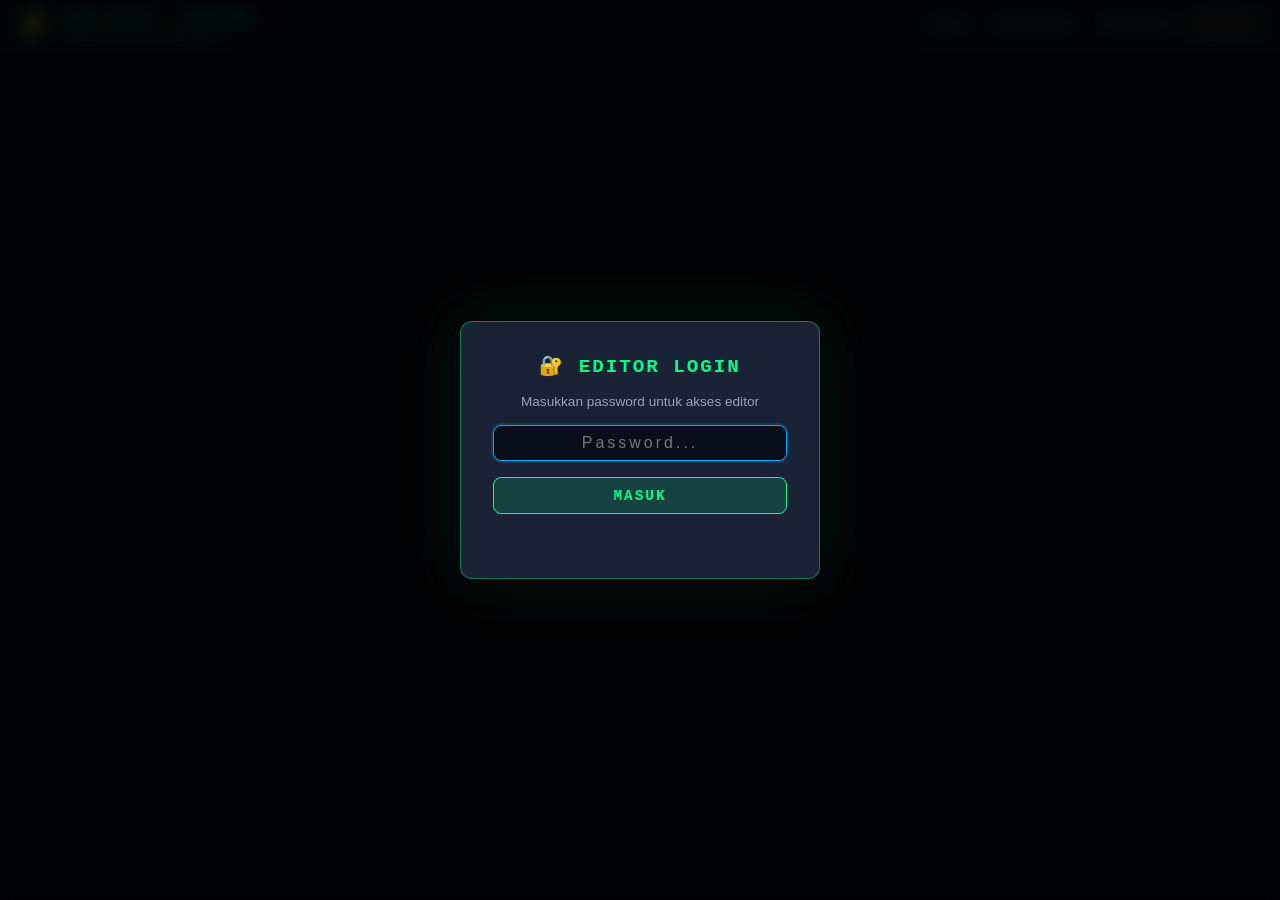
<file: editor.html>
<!DOCTYPE html>
<html lang="id">
<head>
  <meta charset="UTF-8">
  <meta name="viewport" content="width=device-width, initial-scale=1.0">
  <title>Editor — DCS PLTU Interaktif</title>
  <link rel="stylesheet" href="style.css">
</head>
<body>

  <!-- ── HEADER ─────────────────────────────────────────────── -->
  <header class="app-header">
    <div class="header-left">
      <div class="app-logo">⚡</div>
      <div>
        <div class="app-title">DCS PLTU — EDITOR</div>
        <div class="app-subtitle">Hotspot & Layout Manager</div>
      </div>
    </div>
    <nav class="main-nav">
      <a href="index.html" class="nav-btn">PETA</a>
      <a href="equipment.html" class="nav-btn">PERALATAN</a>
      <a href="procedure.html" class="nav-btn">PROSEDUR</a>
      <a href="editor.html" class="nav-btn editor-btn active">EDITOR</a>
    </nav>
  </header>

  <!-- ── LOGIN MODAL ────────────────────────────────────────── -->
  <div class="login-modal" id="loginModal">
    <div class="login-card">
      <h2>🔐 EDITOR LOGIN</h2>
      <p>Masukkan password untuk akses editor</p>
      <input type="password" id="passwordInput" placeholder="Password..."
             onkeydown="if(event.key==='Enter') checkLogin()">
      <button onclick="checkLogin()">MASUK</button>
      <div class="login-error" id="loginError"></div>
    </div>
  </div>

  <!-- ── EDITOR LAYOUT ──────────────────────────────────────── -->
  <div class="editor-layout" id="editorLayout" style="display:none">

    <!-- LEFT PANEL -->
    <aside class="editor-sidebar">

      <section class="sidebar-section">
        <h3>LAYOUT</h3>
        <button class="btn-primary" onclick="showUploadDialog()">📁 Upload Gambar</button>
        <button class="btn-secondary" onclick="addLayout()" style="font-size:0.72rem">+ Tambah Layout</button>
        <div class="sidebar-list" id="layoutList"></div>
      </section>

      <section class="sidebar-section">
        <h3>HOTSPOT <span id="hotspotCount" style="color:var(--text-dim);font-size:0.65rem"></span></h3>
        <!-- Shape picker dropdown -->
        <div class="shape-picker-wrap" id="shapePickerWrap">
          <button class="btn-primary" style="width:100%" onclick="toggleShapePicker()">+ Tambah Hotspot ▾</button>
          <div class="shape-picker-dropdown" id="shapePickerDropdown">
            <div class="shape-option" onclick="addHotspotWithShape('default')">
              <div class="shape-option-preview">
                <svg width="20" height="20" viewBox="0 0 20 20">
                  <circle cx="10" cy="10" r="8" fill="none" stroke="#00ff88" stroke-width="1.5"/>
                </svg>
              </div>
              <span>Lingkaran (Default)</span>
            </div>
            <div class="shape-option" onclick="addHotspotWithShape('manual-valve')">
              <div class="shape-option-preview">
                <svg width="22" height="22" viewBox="0 0 22 22">
                  <!-- Manual valve symbol: bowtie/butterfly shape -->
                  <polygon points="11,11 3,4 3,18" fill="white" stroke="white" stroke-width="0.5"/>
                  <polygon points="11,11 19,4 19,18" fill="white" stroke="white" stroke-width="0.5"/>
                  <line x1="11" y1="2" x2="11" y2="6" stroke="white" stroke-width="1.5" stroke-linecap="round"/>
                  <rect x="8" y="1" width="6" height="2" rx="1" fill="white"/>
                </svg>
              </div>
              <span>Manual Valve</span>
            </div>
          </div>
        </div>
        <div class="sidebar-list" id="hotspotList"></div>
      </section>

      <section class="sidebar-section">
        <h3>DATA PERALATAN</h3>
        <button class="btn-primary" onclick="openEquipModal()">+ Tambah Data</button>
        <input type="text" id="searchEquipment" placeholder="Cari peralatan..."
               oninput="filterEquipment()" style="margin-top:0.3rem">
        <div class="sidebar-list" id="equipmentList" style="max-height:180px"></div>
      </section>

    </aside>

    <!-- MAIN CANVAS -->
    <main class="editor-canvas-area">
      <div class="editor-toolbar">
        <button class="tool-btn active" id="toolSelect" onclick="setTool('select')">↖ Pilih</button>
        <button class="tool-btn" id="toolAdd"    onclick="setTool('add')">+ Tambah</button>
        <button class="tool-btn" id="toolMove"   onclick="setTool('move')">✥ Geser</button>
        <button class="tool-btn danger" onclick="deleteSelected()">🗑 Hapus</button>
        <div class="toolbar-spacer"></div>
        <button class="btn-success"    onclick="saveAll()">💾 Simpan</button>
        <button class="btn-secondary"  onclick="cancelChanges()">✕ Batal</button>
      </div>

      <div class="editor-canvas-wrapper" id="canvasWrapper">
        <div class="editor-canvas" id="editorCanvas">
          <div class="canvas-bg" id="canvasBg"></div>
          <div class="canvas-hotspots" id="canvasHotspots"></div>
        </div>
        <div class="canvas-hint" id="canvasHint">Pilih tool lalu klik canvas untuk tambah hotspot, atau drag hotspot untuk memindahkan</div>
      </div>
    </main>

    <!-- RIGHT PANEL -->
    <aside class="editor-properties">

      <section class="sidebar-section">
        <h3>PROPERTI HOTSPOT</h3>
        <div id="hotspotProperties">
          <p class="no-selection">Pilih hotspot untuk edit</p>
        </div>
      </section>

      <section class="sidebar-section" style="margin-top:0.5rem">
        <h3>INFO LAYOUT</h3>
        <div id="layoutInfo">
          <p class="no-selection">Pilih layout</p>
        </div>
      </section>

      <section class="sidebar-section" style="margin-top:0.5rem">
        <h3>UBAH PASSWORD</h3>
        <div class="form-group">
          <label>Password Baru</label>
          <input type="password" id="newPassword" placeholder="Password baru...">
        </div>
        <div class="form-group">
          <label>Konfirmasi</label>
          <input type="password" id="confirmPassword" placeholder="Ulangi password...">
        </div>
        <button class="btn-primary" onclick="changePassword()" style="width:100%">Ubah Password</button>
      </section>

    </aside>
  </div>

  <!-- ── UPLOAD DIALOG (hidden file input) ──────────────────── -->
  <input type="file" id="fileInput" accept="image/*" style="display:none" onchange="handleFileUpload(event)">

  <!-- ── EQUIPMENT MODAL ────────────────────────────────────── -->
  <div class="modal-overlay" id="equipModal">
    <div class="modal-card">
      <button class="modal-close" onclick="closeEquipModal()">×</button>
      <h3 id="equipModalTitle">TAMBAH PERALATAN</h3>
      <input type="hidden" id="equipId">
      <div class="form-group">
        <label>Nama Peralatan</label>
        <input type="text" id="equipName" placeholder="Nama peralatan...">
      </div>
      <div class="form-group">
        <label>Kode KKS</label>
        <input type="text" id="equipKks" placeholder="XX-XXX-000">
      </div>
      <div class="form-group">
        <label>Lokasi</label>
        <input type="text" id="equipLocation" placeholder="Contoh: Turbine Hall Lt.1">
      </div>
      <div class="form-group">
        <label>Tipe</label>
        <select id="equipType">
          <option value="Equipment">Equipment</option>
          <option value="Valve">Valve</option>
          <option value="Sensor">Sensor</option>
        </select>
      </div>
      <div class="form-group">
        <label>Keterangan</label>
        <textarea id="equipDesc" rows="3" placeholder="Deskripsi peralatan..."></textarea>
      </div>
      <div class="form-group">
        <label>Gambar Keterangan</label>
        <div id="equipImgPreview" style="margin-bottom:0.4rem"></div>
        <button type="button" onclick="document.getElementById('equipImgInput').click()"
          style="width:100%;background:rgba(0,170,255,0.1);border:1px solid var(--accent-blue);color:var(--accent-blue);border-radius:6px;padding:0.35rem;cursor:pointer;font-size:0.72rem;font-family:var(--font-mono)">📷 Upload Gambar</button>
        <input type="file" id="equipImgInput" accept="image/*" style="display:none" onchange="handleEquipImageUpload(event)">
      </div>
      <div class="modal-actions">
        <button class="btn-secondary" onclick="closeEquipModal()">Batal</button>
        <button class="btn-success"   onclick="saveEquipment()">Simpan</button>
      </div>
    </div>
  </div>

  <!-- ── TOAST ──────────────────────────────────────────────── -->
  <div class="toast" id="toast"></div>

  <script src="data.js"></script>
  <script src="editor.js"></script>
</body>
</html>
</file>
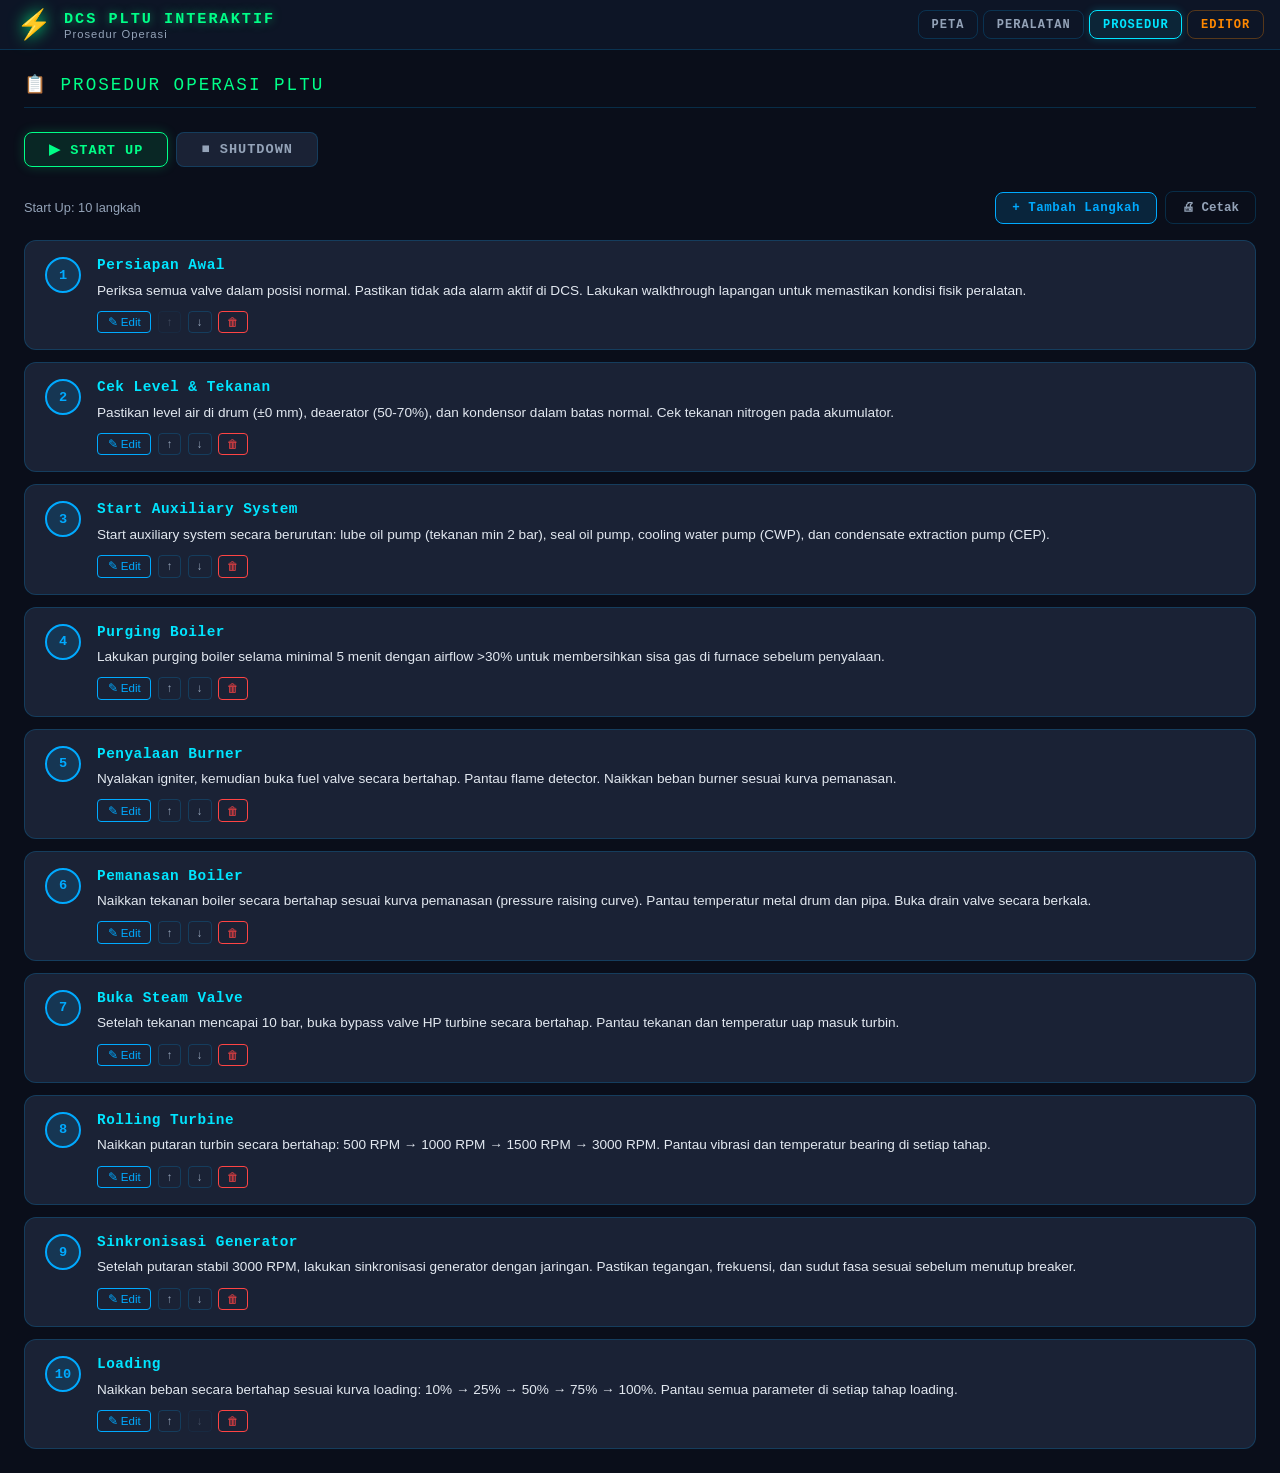
<file: procedure.html>
<!DOCTYPE html>
<html lang="id">
<head>
  <meta charset="UTF-8">
  <meta name="viewport" content="width=device-width, initial-scale=1.0">
  <title>Prosedur — DCS PLTU Interaktif</title>
  <link rel="stylesheet" href="style.css">
</head>
<body>

  <!-- ── HEADER ─────────────────────────────────────────────── -->
  <header class="app-header">
    <div class="header-left">
      <div class="app-logo">⚡</div>
      <div>
        <div class="app-title">DCS PLTU INTERAKTIF</div>
        <div class="app-subtitle">Prosedur Operasi</div>
      </div>
    </div>
    <nav class="main-nav">
      <a href="index.html" class="nav-btn">PETA</a>
      <a href="equipment.html" class="nav-btn">PERALATAN</a>
      <a href="procedure.html" class="nav-btn active">PROSEDUR</a>
      <a href="editor.html" class="nav-btn editor-btn">EDITOR</a>
    </nav>
  </header>

  <!-- ── CONTENT ────────────────────────────────────────────── -->
  <div class="page-content">
    <div class="page-title">
      📋 PROSEDUR OPERASI PLTU
    </div>

    <!-- Tabs -->
    <div class="proc-tabs">
      <button class="proc-tab active" id="tabStartup"   onclick="switchTab('startup')">▶ START UP</button>
      <button class="proc-tab shutdown-tab" id="tabShutdown" onclick="switchTab('shutdown')">■ SHUTDOWN</button>
    </div>

    <!-- Actions bar -->
    <div class="proc-actions-bar">
      <span id="procInfo" style="font-size:0.8rem;color:var(--text-secondary)"></span>
      <div style="flex:1"></div>
      <button class="btn-primary"   onclick="addStep()">+ Tambah Langkah</button>
      <button class="btn-secondary" onclick="window.print()">🖨 Cetak</button>
    </div>

    <!-- Steps list -->
    <div class="proc-list" id="procList">
      <!-- Diisi oleh JS -->
    </div>
  </div>

  <!-- ── MODAL EDIT STEP ────────────────────────────────────── -->
  <div class="modal-overlay" id="stepModal">
    <div class="modal-card" style="max-width:560px">
      <button class="modal-close" onclick="closeStepModal()">×</button>
      <h3 id="stepModalTitle">EDIT LANGKAH</h3>
      <input type="hidden" id="stepIndex">
      <div class="form-group">
        <label>Judul Langkah *</label>
        <input type="text" id="stepTitle" placeholder="Judul langkah...">
      </div>
      <div class="form-group">
        <label>Deskripsi *</label>
        <textarea id="stepDesc" rows="4" placeholder="Deskripsi langkah secara detail..."></textarea>
      </div>

      <!-- Lampiran Gambar -->
      <div class="form-group">
        <label>Lampiran Gambar</label>
        <div id="stepImgPreview" style="margin-bottom:0.4rem"></div>
        <button type="button" onclick="document.getElementById('stepImgInput').click()"
          style="width:100%;background:rgba(0,170,255,0.1);border:1px solid var(--accent-blue);color:var(--accent-blue);border-radius:6px;padding:0.35rem;cursor:pointer;font-size:0.72rem;font-family:var(--font-mono)">🖼 Upload Gambar</button>
        <input type="file" id="stepImgInput" accept="image/*" style="display:none" onchange="handleStepImgUpload(event)">
      </div>

      <!-- Lampiran PDF -->
      <div class="form-group">
        <label>Lampiran PDF</label>
        <div id="stepPdfPreview" style="margin-bottom:0.4rem"></div>
        <button type="button" onclick="document.getElementById('stepPdfInput').click()"
          style="width:100%;background:rgba(255,136,0,0.1);border:1px solid var(--accent-orange);color:var(--accent-orange);border-radius:6px;padding:0.35rem;cursor:pointer;font-size:0.72rem;font-family:var(--font-mono)">📄 Upload PDF</button>
        <input type="file" id="stepPdfInput" accept="application/pdf" style="display:none" onchange="handleStepPdfUpload(event)">
      </div>

      <div class="modal-actions">
        <button class="btn-secondary" onclick="closeStepModal()">Batal</button>
        <button class="btn-success"   onclick="saveStep()">💾 Simpan</button>
      </div>
    </div>
  </div>

  <!-- ── TOAST ──────────────────────────────────────────────── -->
  <div class="toast" id="toast"></div>

  <script src="data.js"></script>
  <script>
  // ── STATE ────────────────────────────────────────────────────
  var procData  = null;
  var activeTab = 'startup';
  var _stepImgTemp = null;
  var _stepPdfTemp = null; // { name, data (base64) }

  // ── INIT ─────────────────────────────────────────────────────
  document.addEventListener('DOMContentLoaded', function() {
    var saved = localStorage.getItem('dcs_pltu_data');
    if (saved) {
      try { procData = JSON.parse(saved); }
      catch(e) { procData = JSON.parse(JSON.stringify(DEFAULT_DATA)); }
    } else {
      procData = JSON.parse(JSON.stringify(DEFAULT_DATA));
    }
    renderProc();
  });

  // ── UTILITY ──────────────────────────────────────────────────
  function escHtml(str) {
    if (!str) return '';
    return String(str)
      .replace(/&/g,'&amp;').replace(/</g,'&lt;')
      .replace(/>/g,'&gt;').replace(/"/g,'&quot;').replace(/'/g,'&#39;');
  }

  function saveData() {
    localStorage.setItem('dcs_pltu_data', JSON.stringify(procData));
  }

  function showToast(msg, isError) {
    var t = document.getElementById('toast');
    t.textContent = msg;
    t.className = 'toast' + (isError ? ' error' : '') + ' show';
    setTimeout(function() { t.className = 'toast' + (isError ? ' error' : ''); }, 2800);
  }

  // ── SWITCH TAB ───────────────────────────────────────────────
  function switchTab(tab) {
    activeTab = tab;
    document.getElementById('tabStartup').classList.toggle('active',  tab === 'startup');
    document.getElementById('tabShutdown').classList.toggle('active', tab === 'shutdown');
    renderProc();
  }

  // ── RENDER PROCEDURE ─────────────────────────────────────────
  function renderProc() {
    var steps = procData.procedures[activeTab] || [];
    var list  = document.getElementById('procList');
    var info  = document.getElementById('procInfo');
    var label = activeTab === 'startup' ? 'Start Up' : 'Shutdown';

    info.textContent = label + ': ' + steps.length + ' langkah';

    if (steps.length === 0) {
      list.innerHTML = '<div style="text-align:center;padding:2rem;color:var(--text-dim);font-style:italic">Belum ada langkah prosedur. Klik "+ Tambah Langkah" untuk menambahkan.</div>';
      return;
    }

    list.innerHTML = steps.map(function(s, i) {
      var typeClass = activeTab === 'shutdown' ? ' shutdown' : '';

      // Attachment badges
      var attachments = '';
      if (s.image) {
        attachments += '<div style="margin-top:0.6rem;border:1px solid var(--border);border-radius:6px;overflow:hidden;max-height:160px">' +
          '<img src="' + s.image + '" style="width:100%;object-fit:contain;max-height:160px;display:block;cursor:pointer" onclick="openImgViewer(\'' + i + '\')" title="Klik untuk perbesar">' +
        '</div>';
      }
      if (s.pdf) {
        attachments += '<div style="margin-top:0.5rem;display:flex;align-items:center;gap:0.5rem;background:rgba(255,136,0,0.08);border:1px solid rgba(255,136,0,0.3);border-radius:6px;padding:0.4rem 0.6rem">' +
          '<span style="font-size:1rem">📄</span>' +
          '<span style="font-size:0.78rem;color:var(--accent-orange);flex:1;overflow:hidden;text-overflow:ellipsis;white-space:nowrap">' + escHtml(s.pdf.name) + '</span>' +
          '<a href="' + s.pdf.data + '" download="' + escHtml(s.pdf.name) + '" ' +
            'style="font-size:0.7rem;color:var(--accent-orange);text-decoration:none;border:1px solid rgba(255,136,0,0.4);border-radius:4px;padding:0.15rem 0.4rem">⬇ Unduh</a>' +
        '</div>';
      }

      return '<div class="proc-step' + typeClass + '" id="step_' + i + '">' +
        '<div class="proc-step-num">' + s.step + '</div>' +
        '<div class="proc-step-body">' +
          '<div class="proc-step-title">' + escHtml(s.title) + '</div>' +
          '<div class="proc-step-desc">' + escHtml(s.description) + '</div>' +
          attachments +
          '<div class="proc-step-actions">' +
            '<button onclick="openStepModal(' + i + ')" ' +
              'style="background:none;border:1px solid var(--accent-blue);color:var(--accent-blue);border-radius:4px;padding:0.2rem 0.6rem;cursor:pointer;font-size:0.72rem">✎ Edit</button>' +
            '<button onclick="moveStep(' + i + ',-1)" ' +
              (i === 0 ? 'disabled ' : '') +
              'style="background:none;border:1px solid var(--border);color:var(--text-secondary);border-radius:4px;padding:0.2rem 0.5rem;cursor:pointer;font-size:0.72rem;' +
              (i === 0 ? 'opacity:0.3;cursor:not-allowed' : '') + '">↑</button>' +
            '<button onclick="moveStep(' + i + ',1)" ' +
              (i === steps.length-1 ? 'disabled ' : '') +
              'style="background:none;border:1px solid var(--border);color:var(--text-secondary);border-radius:4px;padding:0.2rem 0.5rem;cursor:pointer;font-size:0.72rem;' +
              (i === steps.length-1 ? 'opacity:0.3;cursor:not-allowed' : '') + '">↓</button>' +
            '<button onclick="deleteStep(' + i + ')" ' +
              'style="background:none;border:1px solid var(--accent-red);color:var(--accent-red);border-radius:4px;padding:0.2rem 0.5rem;cursor:pointer;font-size:0.72rem">🗑</button>' +
          '</div>' +
        '</div>' +
      '</div>';
    }).join('');
  }

  // ── IMAGE VIEWER ─────────────────────────────────────────────
  function openImgViewer(stepIndex) {
    var steps = procData.procedures[activeTab];
    var s = steps[stepIndex];
    if (!s || !s.image) return;
    var overlay = document.createElement('div');
    overlay.style.cssText = 'position:fixed;inset:0;background:rgba(0,0,0,0.9);z-index:9999;display:flex;align-items:center;justify-content:center;cursor:zoom-out';
    overlay.innerHTML = '<img src="' + s.image + '" style="max-width:95vw;max-height:95vh;object-fit:contain;border-radius:8px">';
    overlay.onclick = function() { document.body.removeChild(overlay); };
    document.body.appendChild(overlay);
  }

  // ── ADD STEP ─────────────────────────────────────────────────
  function addStep() {
    var steps = procData.procedures[activeTab];
    var newStep = {
      step: steps.length + 1,
      title: 'Langkah Baru',
      description: 'Deskripsi langkah ini.'
    };
    steps.push(newStep);
    saveData();
    renderProc();
    openStepModal(steps.length - 1);
  }

  // ── MOVE STEP ────────────────────────────────────────────────
  function moveStep(index, dir) {
    var steps = procData.procedures[activeTab];
    var newIdx = index + dir;
    if (newIdx < 0 || newIdx >= steps.length) return;
    var tmp = steps[index];
    steps[index] = steps[newIdx];
    steps[newIdx] = tmp;
    // Renumber
    steps.forEach(function(s, i) { s.step = i + 1; });
    saveData();
    renderProc();
  }

  // ── DELETE STEP ───────────────────────────────────────────────
  function deleteStep(index) {
    var steps = procData.procedures[activeTab];
    if (!confirm('Hapus langkah "' + steps[index].title + '"?')) return;
    steps.splice(index, 1);
    steps.forEach(function(s, i) { s.step = i + 1; });
    saveData();
    renderProc();
    showToast('Langkah dihapus');
  }

  // ── MODAL ────────────────────────────────────────────────────
  function openStepModal(index) {
    var steps = procData.procedures[activeTab];
    var s = steps[index];
    _stepImgTemp = s.image || null;
    _stepPdfTemp = s.pdf   || null;
    document.getElementById('stepIndex').value = index;
    document.getElementById('stepTitle').value = s.title;
    document.getElementById('stepDesc').value  = s.description;
    document.getElementById('stepModalTitle').textContent = 'EDIT LANGKAH ' + s.step;
    renderStepImgPreview();
    renderStepPdfPreview();
    document.getElementById('stepModal').classList.add('active');
    document.getElementById('stepTitle').focus();
  }

  function renderStepImgPreview() {
    var p = document.getElementById('stepImgPreview');
    if (!p) return;
    if (_stepImgTemp) {
      p.innerHTML = '<div style="border:1px solid var(--border);border-radius:6px;overflow:hidden;max-height:100px">' +
        '<img src="' + _stepImgTemp + '" style="width:100%;object-fit:contain;max-height:100px;display:block">' +
        '<button onclick="_stepImgTemp=null;renderStepImgPreview()" ' +
          'style="width:100%;background:rgba(255,68,68,0.1);border:none;border-top:1px solid var(--border);color:var(--accent-red);font-size:0.7rem;padding:0.2rem;cursor:pointer">✕ Hapus Gambar</button>' +
      '</div>';
    } else {
      p.innerHTML = '<div style="border:1px dashed var(--border);border-radius:6px;padding:0.35rem;text-align:center;color:var(--text-dim);font-size:0.72rem">Belum ada gambar</div>';
    }
  }

  function renderStepPdfPreview() {
    var p = document.getElementById('stepPdfPreview');
    if (!p) return;
    if (_stepPdfTemp) {
      p.innerHTML = '<div style="display:flex;align-items:center;gap:0.5rem;background:rgba(255,136,0,0.08);border:1px solid rgba(255,136,0,0.3);border-radius:6px;padding:0.35rem 0.6rem">' +
        '<span>📄</span>' +
        '<span style="font-size:0.75rem;color:var(--accent-orange);flex:1;overflow:hidden;text-overflow:ellipsis;white-space:nowrap">' + escHtml(_stepPdfTemp.name) + '</span>' +
        '<button onclick="_stepPdfTemp=null;renderStepPdfPreview()" ' +
          'style="background:none;border:none;color:var(--accent-red);cursor:pointer;font-size:0.8rem;padding:0">✕</button>' +
      '</div>';
    } else {
      p.innerHTML = '<div style="border:1px dashed var(--border);border-radius:6px;padding:0.35rem;text-align:center;color:var(--text-dim);font-size:0.72rem">Belum ada PDF</div>';
    }
  }

  function handleStepImgUpload(event) {
    var file = event.target.files[0];
    if (!file) return;
    if (!file.type.startsWith('image/')) { showToast('File harus berupa gambar', true); return; }
    var reader = new FileReader();
    reader.onload = function(e) { _stepImgTemp = e.target.result; renderStepImgPreview(); showToast('Gambar siap disimpan'); };
    reader.readAsDataURL(file);
    event.target.value = '';
  }

  function handleStepPdfUpload(event) {
    var file = event.target.files[0];
    if (!file) return;
    if (file.type !== 'application/pdf') { showToast('File harus berformat PDF', true); return; }
    if (file.size > 5 * 1024 * 1024) { showToast('Ukuran PDF maksimal 5 MB', true); return; }
    var reader = new FileReader();
    reader.onload = function(e) {
      _stepPdfTemp = { name: file.name, data: e.target.result };
      renderStepPdfPreview();
      showToast('PDF siap disimpan');
    };
    reader.readAsDataURL(file);
    event.target.value = '';
  }

  function closeStepModal() {
    document.getElementById('stepModal').classList.remove('active');
  }

  function saveStep() {
    var title = document.getElementById('stepTitle').value.trim();
    var desc  = document.getElementById('stepDesc').value.trim();
    var index = parseInt(document.getElementById('stepIndex').value, 10);

    if (!title) { showToast('Judul langkah wajib diisi', true); return; }
    if (!desc)  { showToast('Deskripsi wajib diisi', true); return; }

    var steps = procData.procedures[activeTab];
    steps[index].title       = title;
    steps[index].description = desc;
    steps[index].image       = _stepImgTemp || null;
    steps[index].pdf         = _stepPdfTemp || null;

    saveData();
    closeStepModal();
    renderProc();
    showToast('Langkah berhasil disimpan');
  }

  // Close modal on overlay click / Escape
  document.addEventListener('click', function(e) {
    if (e.target === document.getElementById('stepModal')) closeStepModal();
  });
  document.addEventListener('keydown', function(e) {
    if (e.key === 'Escape') closeStepModal();
  });
  </script>
</body>
</html>
</file>
<file: style.css>
/* ═══════════════════════════════════════════════════════════════
   style.css — DCS PLTU Interaktif
   Tema: DCS Dark (biru gelap, aksen hijau/cyan)
═══════════════════════════════════════════════════════════════ */

/* ── RESET & BASE ─────────────────────────────────────────────── */
*, *::before, *::after { margin: 0; padding: 0; box-sizing: border-box; }

:root {
  --bg-primary:    #0a0e1a;
  --bg-secondary:  #0d1526;
  --bg-panel:      #111827;
  --bg-card:       #1a2235;
  --bg-hover:      #1e2d45;
  --accent-green:  #00ff88;
  --accent-blue:   #00aaff;
  --accent-cyan:   #00e5ff;
  --accent-red:    #ff4444;
  --accent-orange: #ff8800;
  --accent-yellow: #ffff00;
  --text-primary:  #e2e8f0;
  --text-secondary:#94a3b8;
  --text-dim:      #4a5568;
  --border:        rgba(0,170,255,0.2);
  --border-bright: rgba(0,255,136,0.4);
  --shadow:        0 4px 24px rgba(0,0,0,0.6);
  --font-mono:     'Courier New', Courier, monospace;
  --font-sans:     -apple-system, BlinkMacSystemFont, 'Segoe UI', sans-serif;
  --radius:        8px;
  --radius-lg:     12px;
}

html { font-size: 16px; scroll-behavior: smooth; }

body {
  font-family: var(--font-sans);
  background: var(--bg-primary);
  color: var(--text-primary);
  min-height: 100vh;
  overflow-x: hidden;
  -webkit-tap-highlight-color: transparent;
}

/* ── SCROLLBAR ────────────────────────────────────────────────── */
::-webkit-scrollbar { width: 6px; height: 6px; }
::-webkit-scrollbar-track { background: var(--bg-primary); }
::-webkit-scrollbar-thumb { background: var(--accent-blue); border-radius: 3px; }

/* ── HEADER / NAVBAR ──────────────────────────────────────────── */
.app-header {
  display: flex;
  align-items: center;
  justify-content: space-between;
  padding: 0.6rem 1rem;
  background: var(--bg-secondary);
  border-bottom: 1px solid var(--border);
  position: sticky;
  top: 0;
  z-index: 100;
  gap: 0.5rem;
  flex-wrap: wrap;
}

.header-left {
  display: flex;
  align-items: center;
  gap: 0.75rem;
  flex-shrink: 0;
}

.app-logo {
  font-size: 1.8rem;
  line-height: 1;
  filter: drop-shadow(0 0 8px var(--accent-green));
}

.app-title {
  font-family: var(--font-mono);
  font-size: 0.95rem;
  font-weight: bold;
  color: var(--accent-green);
  letter-spacing: 2px;
  text-shadow: 0 0 10px rgba(0,255,136,0.5);
}

.app-subtitle {
  font-size: 0.7rem;
  color: var(--text-secondary);
  letter-spacing: 1px;
}

.main-nav {
  display: flex;
  gap: 0.3rem;
  flex-wrap: wrap;
}

.nav-btn {
  display: inline-block;
  padding: 0.4rem 0.8rem;
  font-family: var(--font-mono);
  font-size: 0.75rem;
  font-weight: bold;
  letter-spacing: 1px;
  color: var(--text-secondary);
  text-decoration: none;
  border: 1px solid var(--border);
  border-radius: var(--radius);
  background: transparent;
  cursor: pointer;
  transition: all 0.2s;
  white-space: nowrap;
}

.nav-btn:hover,
.nav-btn.active {
  color: var(--accent-cyan);
  border-color: var(--accent-cyan);
  background: rgba(0,229,255,0.08);
  box-shadow: 0 0 8px rgba(0,229,255,0.2);
}

.nav-btn.editor-btn { color: var(--accent-orange); border-color: rgba(255,136,0,0.3); }
.nav-btn.editor-btn:hover { background: rgba(255,136,0,0.1); box-shadow: 0 0 8px rgba(255,136,0,0.3); }

/* ── LAYOUT TABS ──────────────────────────────────────────────── */
.layout-tabs {
  display: flex;
  gap: 0.3rem;
  padding: 0.5rem 1rem;
  background: var(--bg-secondary);
  border-bottom: 1px solid var(--border);
  overflow-x: visible;
  -webkit-overflow-scrolling: touch;
}

.layout-tab {
  padding: 0.35rem 1rem;
  font-family: var(--font-mono);
  font-size: 0.75rem;
  font-weight: bold;
  letter-spacing: 1px;
  color: var(--text-secondary);
  background: var(--bg-card);
  border: 1px solid var(--border);
  border-radius: var(--radius);
  cursor: pointer;
  transition: all 0.2s;
  white-space: nowrap;
  flex-shrink: 0;
}

.layout-tab:hover { color: var(--accent-green); border-color: var(--accent-green); }
.layout-tab.active {
  color: var(--bg-primary);
  background: var(--accent-green);
  border-color: var(--accent-green);
  box-shadow: 0 0 12px rgba(0,255,136,0.4);
}

/* ── MAP WRAPPER & CONTAINER ──────────────────────────────────── */
.map-wrapper {
  position: relative;
  width: 100%;
  height: calc(100vh - 120px);
  overflow: hidden;
  background: var(--bg-primary);
  cursor: grab;
}

.map-wrapper:active { cursor: grabbing; }

.map-container {
  position: absolute;
  transform-origin: 0 0;
  transition: transform 0.05s linear;
  will-change: transform;
}

.map-bg {
  position: absolute;
  inset: 0;
  background-size: contain;
  background-repeat: no-repeat;
  background-position: center;
}

/* ── MAP PLACEHOLDER ──────────────────────────────────────────── */
.map-placeholder {
  position: absolute;
  inset: 0;
  display: flex;
  flex-direction: column;
  align-items: center;
  justify-content: center;
  gap: 1rem;
  background: var(--bg-secondary);
  border: 1px solid var(--border);
}

.placeholder-title {
  font-family: var(--font-mono);
  font-size: 1.5rem;
  color: var(--accent-green);
  letter-spacing: 3px;
  text-shadow: 0 0 20px rgba(0,255,136,0.5);
}

.placeholder-hint {
  font-size: 0.85rem;
  color: var(--text-secondary);
}

.placeholder-grid {
  position: absolute;
  inset: 0;
  background-image:
    linear-gradient(rgba(0,170,255,0.05) 1px, transparent 1px),
    linear-gradient(90deg, rgba(0,170,255,0.05) 1px, transparent 1px);
  background-size: 60px 60px;
  pointer-events: none;
}

/* ── HOTSPOTS LAYER ───────────────────────────────────────────── */
.hotspots-layer {
  position: absolute;
  inset: 0;
  pointer-events: none;
}

/* Base hotspot container — ukuran dikecilkan */
.hotspot {
  position: absolute;
  width: 32px;
  height: 32px;
  transform: translate(-50%, -50%);
  cursor: pointer;
  pointer-events: all;
  z-index: 5;
}

/* Ring animasi — lebih kecil */
.hotspot-ring {
  position: absolute;
  inset: 0;
  border-radius: 50%;
  border: 1.5px solid var(--hcolor, #00ff88);
  animation: hotspot-pulse 2.2s ease-in-out infinite;
}

/* Dot tengah — transparan */
.hotspot-dot {
  position: absolute;
  width: 10px;
  height: 10px;
  border-radius: 50%;
  top: 50%;
  left: 50%;
  transform: translate(-50%, -50%);
  background: transparent;
  box-shadow: none;
}

/* ── MANUAL VALVE HOTSPOT ─────────────────────────────────────── */
/* Ukuran lebih besar agar logo valve terlihat jelas */
.hotspot.shape-manual-valve {
  width: 36px;
  height: 36px;
}

/* Ring untuk manual valve — persegi panjang tipis */
.hotspot.shape-manual-valve .hotspot-ring {
  border-radius: 4px;
  border: 1.5px solid rgba(255,255,255,0.7);
}

/* SVG logo manual valve di dalam hotspot */
.hotspot-valve-svg {
  position: absolute;
  inset: 0;
  width: 100%;
  height: 100%;
  display: flex;
  align-items: center;
  justify-content: center;
  pointer-events: none;
}

.hotspot-valve-svg svg {
  width: 22px;
  height: 22px;
  filter: drop-shadow(0 0 3px rgba(255,255,255,0.6));
}

.hotspot-label {
  position: absolute;
  top: calc(100% + 3px);
  left: 50%;
  transform: translateX(-50%);
  font-family: var(--font-mono);
  font-size: 0.55rem;
  font-weight: bold;
  color: var(--hcolor, #00ff88);
  white-space: nowrap;
  text-shadow: 0 0 5px var(--hcolor, #00ff88), 0 1px 3px rgba(0,0,0,0.9);
  pointer-events: none;
  letter-spacing: 0.5px;
}

/* Manual valve label — putih */
.hotspot.shape-manual-valve .hotspot-label {
  color: rgba(255,255,255,0.9);
  text-shadow: 0 0 5px rgba(255,255,255,0.5), 0 1px 3px rgba(0,0,0,0.9);
}

.hotspot:hover .hotspot-ring { animation-duration: 0.8s; }

/* Tipe-spesifik */
.hotspot.valve .hotspot-ring { border-style: dashed; }
.hotspot.sensor .hotspot-dot { border-radius: 2px; }

@keyframes hotspot-pulse {
  0%, 100% { transform: scale(1);    opacity: 0.85; }
  50%       { transform: scale(1.35); opacity: 0.15; }
}

/* ── ZOOM CONTROLS ────────────────────────────────────────────── */
.zoom-controls {
  position: absolute;
  bottom: 1rem;
  right: 1rem;
  display: flex;
  flex-direction: column;
  gap: 0.3rem;
  z-index: 20;
}

.zoom-controls button {
  width: 40px;
  height: 40px;
  background: var(--bg-card);
  border: 1px solid var(--border);
  border-radius: var(--radius);
  color: var(--accent-cyan);
  font-size: 1.2rem;
  cursor: pointer;
  transition: all 0.2s;
  display: flex;
  align-items: center;
  justify-content: center;
}

.zoom-controls button:hover {
  background: var(--bg-hover);
  border-color: var(--accent-cyan);
  box-shadow: 0 0 8px rgba(0,229,255,0.3);
}

/* ── POPUP / MODAL ────────────────────────────────────────────── */
.popup-overlay {
  position: fixed;
  inset: 0;
  background: rgba(0,0,0,0.6);
  backdrop-filter: blur(4px);
  z-index: 200;
  opacity: 0;
  pointer-events: none;
  transition: opacity 0.25s;
}

.popup-overlay.active {
  opacity: 1;
  pointer-events: all;
}

.popup-card {
  position: fixed;
  top: 50%;
  left: 50%;
  transform: translate(-50%, -50%) scale(0.9);
  width: min(380px, 92vw);
  background: var(--bg-card);
  border: 1px solid var(--border-bright);
  border-radius: var(--radius-lg);
  padding: 1.5rem;
  z-index: 201;
  opacity: 0;
  pointer-events: none;
  transition: all 0.25s cubic-bezier(0.34, 1.56, 0.64, 1);
  box-shadow: var(--shadow), 0 0 40px rgba(0,255,136,0.1);
}

.popup-card.active {
  opacity: 1;
  pointer-events: all;
  transform: translate(-50%, -50%) scale(1);
}

.popup-close {
  position: absolute;
  top: 0.75rem;
  right: 0.75rem;
  background: none;
  border: none;
  color: var(--text-secondary);
  font-size: 1.4rem;
  cursor: pointer;
  line-height: 1;
  transition: color 0.2s;
  padding: 0.2rem 0.4rem;
}

.popup-close:hover { color: var(--accent-red); }

.popup-type-badge {
  display: inline-block;
  padding: 0.2rem 0.6rem;
  font-family: var(--font-mono);
  font-size: 0.65rem;
  font-weight: bold;
  letter-spacing: 1px;
  border-radius: 4px;
  margin-bottom: 0.75rem;
  text-transform: uppercase;
}

.type-valve    { background: rgba(255,68,68,0.2);  color: var(--accent-red);    border: 1px solid rgba(255,68,68,0.4); }
.type-equipment{ background: rgba(0,255,136,0.15); color: var(--accent-green);  border: 1px solid rgba(0,255,136,0.4); }
.type-sensor   { background: rgba(255,255,0,0.15); color: var(--accent-yellow); border: 1px solid rgba(255,255,0,0.4); }

.popup-name {
  font-family: var(--font-mono);
  font-size: 1.2rem;
  color: var(--accent-cyan);
  margin-bottom: 0.4rem;
  letter-spacing: 1px;
}

.popup-kks {
  font-family: var(--font-mono);
  font-size: 0.8rem;
  color: var(--accent-orange);
  margin-bottom: 0.75rem;
  letter-spacing: 1px;
}

.popup-desc {
  font-size: 0.88rem;
  color: var(--text-primary);
  line-height: 1.6;
  margin-bottom: 1rem;
}

.popup-footer {
  border-top: 1px solid var(--border);
  padding-top: 0.75rem;
}

.popup-hint {
  font-size: 0.72rem;
  color: var(--text-dim);
  font-style: italic;
}

/* ── LEGEND ───────────────────────────────────────────────────── */
.legend {
  position: fixed;
  bottom: 1rem;
  left: 1rem;
  display: flex;
  flex-direction: column;
  gap: 0.4rem;
  background: rgba(13,21,38,0.85);
  border: 1px solid var(--border);
  border-radius: var(--radius);
  padding: 0.6rem 0.8rem;
  z-index: 20;
  backdrop-filter: blur(8px);
}

.legend-item {
  display: flex;
  align-items: center;
  gap: 0.5rem;
  font-size: 0.72rem;
  color: var(--text-secondary);
  font-family: var(--font-mono);
}

.legend-dot {
  width: 12px;
  height: 12px;
  border-radius: 50%;
  display: inline-block;
  flex-shrink: 0;
}

.legend-dot.valve     { background: var(--accent-red);    box-shadow: 0 0 6px var(--accent-red); }
.legend-dot.equipment { background: var(--accent-green);  box-shadow: 0 0 6px var(--accent-green); }
.legend-dot.sensor    { background: var(--accent-yellow); box-shadow: 0 0 6px var(--accent-yellow); }

/* ── BUTTONS ──────────────────────────────────────────────────── */
.btn-primary {
  display: inline-flex;
  align-items: center;
  gap: 0.4rem;
  padding: 0.5rem 1rem;
  background: rgba(0,170,255,0.15);
  border: 1px solid var(--accent-blue);
  border-radius: var(--radius);
  color: var(--accent-blue);
  font-family: var(--font-mono);
  font-size: 0.78rem;
  font-weight: bold;
  letter-spacing: 0.5px;
  cursor: pointer;
  transition: all 0.2s;
  text-decoration: none;
  white-space: nowrap;
}

.btn-primary:hover {
  background: rgba(0,170,255,0.25);
  box-shadow: 0 0 12px rgba(0,170,255,0.3);
}

.btn-success {
  display: inline-flex;
  align-items: center;
  gap: 0.4rem;
  padding: 0.5rem 1rem;
  background: rgba(0,255,136,0.15);
  border: 1px solid var(--accent-green);
  border-radius: var(--radius);
  color: var(--accent-green);
  font-family: var(--font-mono);
  font-size: 0.78rem;
  font-weight: bold;
  cursor: pointer;
  transition: all 0.2s;
  white-space: nowrap;
}

.btn-success:hover {
  background: rgba(0,255,136,0.25);
  box-shadow: 0 0 12px rgba(0,255,136,0.3);
}

.btn-secondary {
  display: inline-flex;
  align-items: center;
  gap: 0.4rem;
  padding: 0.5rem 1rem;
  background: transparent;
  border: 1px solid var(--border);
  border-radius: var(--radius);
  color: var(--text-secondary);
  font-family: var(--font-mono);
  font-size: 0.78rem;
  font-weight: bold;
  cursor: pointer;
  transition: all 0.2s;
  white-space: nowrap;
}

.btn-secondary:hover {
  border-color: var(--text-secondary);
  color: var(--text-primary);
}

.btn-danger {
  display: inline-flex;
  align-items: center;
  gap: 0.4rem;
  padding: 0.5rem 1rem;
  background: rgba(255,68,68,0.1);
  border: 1px solid rgba(255,68,68,0.4);
  border-radius: var(--radius);
  color: var(--accent-red);
  font-family: var(--font-mono);
  font-size: 0.78rem;
  font-weight: bold;
  cursor: pointer;
  transition: all 0.2s;
  white-space: nowrap;
}

.btn-danger:hover {
  background: rgba(255,68,68,0.2);
  box-shadow: 0 0 12px rgba(255,68,68,0.3);
}

/* ── FORM ELEMENTS ────────────────────────────────────────────── */
input[type="text"],
input[type="password"],
input[type="color"],
select,
textarea {
  background: var(--bg-primary);
  border: 1px solid var(--border);
  border-radius: var(--radius);
  color: var(--text-primary);
  font-family: var(--font-sans);
  font-size: 0.85rem;
  padding: 0.5rem 0.75rem;
  width: 100%;
  transition: border-color 0.2s;
  outline: none;
}

input[type="text"]:focus,
input[type="password"]:focus,
select:focus,
textarea:focus {
  border-color: var(--accent-blue);
  box-shadow: 0 0 0 2px rgba(0,170,255,0.15);
}

input[type="color"] {
  padding: 0.2rem;
  height: 36px;
  cursor: pointer;
}

select option { background: var(--bg-card); }

label {
  display: block;
  font-size: 0.72rem;
  font-family: var(--font-mono);
  color: var(--text-secondary);
  letter-spacing: 0.5px;
  margin-bottom: 0.3rem;
  text-transform: uppercase;
}

.form-group { margin-bottom: 0.75rem; }

/* ── TABLE ────────────────────────────────────────────────────── */
.data-table {
  width: 100%;
  border-collapse: collapse;
  font-size: 0.85rem;
}

.data-table th {
  background: var(--bg-secondary);
  color: var(--accent-cyan);
  font-family: var(--font-mono);
  font-size: 0.72rem;
  letter-spacing: 1px;
  text-transform: uppercase;
  padding: 0.6rem 0.75rem;
  text-align: left;
  border-bottom: 1px solid var(--border);
  white-space: nowrap;
}

.data-table td {
  padding: 0.6rem 0.75rem;
  border-bottom: 1px solid rgba(0,170,255,0.08);
  color: var(--text-primary);
  vertical-align: middle;
}

.data-table tr:hover td { background: var(--bg-hover); }

.data-table .kks-code {
  font-family: var(--font-mono);
  font-size: 0.8rem;
  color: var(--accent-orange);
}

.type-badge {
  display: inline-block;
  padding: 0.15rem 0.5rem;
  font-family: var(--font-mono);
  font-size: 0.65rem;
  font-weight: bold;
  border-radius: 4px;
  text-transform: uppercase;
}

.type-badge.valve     { background: rgba(255,68,68,0.15);  color: var(--accent-red);   border: 1px solid rgba(255,68,68,0.3); }
.type-badge.equipment { background: rgba(0,255,136,0.1);   color: var(--accent-green); border: 1px solid rgba(0,255,136,0.3); }
.type-badge.sensor    { background: rgba(255,255,0,0.1);   color: #ffff66;             border: 1px solid rgba(255,255,0,0.3); }

.editor-toolbar {
  display: flex;
  align-items: center;
  gap: 0.4rem;
  padding: 0.5rem 0.75rem;
  background: var(--bg-secondary);
  border-bottom: 1px solid var(--border);
  flex-wrap: wrap;

  position: sticky;
  top: 0;
  z-index: 100;
}
/* ── PAGE LAYOUT ──────────────────────────────────────────────── */
.page-content {
  padding: 1.5rem;
  max-width: 1400px;
  margin: 0 auto;
}

.page-title {
  font-family: var(--font-mono);
  font-size: 1.1rem;
  color: var(--accent-green);
  letter-spacing: 2px;
  margin-bottom: 1.5rem;
  padding-bottom: 0.75rem;
  border-bottom: 1px solid var(--border);
  display: flex;
  align-items: center;
  gap: 0.75rem;
}

.search-bar {
  display: flex;
  gap: 0.5rem;
  margin-bottom: 1rem;
  flex-wrap: wrap;
}

.search-bar input {
  flex: 1;
  min-width: 200px;
}

.table-wrapper {
  overflow-x: auto;
  border: 1px solid var(--border);
  border-radius: var(--radius-lg);
}

/* ── PROCEDURE PAGE ───────────────────────────────────────────── */
.proc-tabs {
  display: flex;
  gap: 0.5rem;
  margin-bottom: 1.5rem;
}

.proc-tab {
  padding: 0.5rem 1.5rem;
  font-family: var(--font-mono);
  font-size: 0.85rem;
  font-weight: bold;
  letter-spacing: 1px;
  background: var(--bg-card);
  border: 1px solid var(--border);
  border-radius: var(--radius);
  color: var(--text-secondary);
  cursor: pointer;
  transition: all 0.2s;
}

.proc-tab:hover { color: var(--accent-green); border-color: var(--accent-green); }
.proc-tab.active {
  background: rgba(0,255,136,0.1);
  color: var(--accent-green);
  border-color: var(--accent-green);
  box-shadow: 0 0 12px rgba(0,255,136,0.2);
}

.proc-tab.shutdown-tab:hover { color: var(--accent-red); border-color: var(--accent-red); }
.proc-tab.shutdown-tab.active {
  background: rgba(255,68,68,0.1);
  color: var(--accent-red);
  border-color: var(--accent-red);
  box-shadow: 0 0 12px rgba(255,68,68,0.2);
}

.proc-list { display: flex; flex-direction: column; gap: 0.75rem; }

.proc-step {
  display: flex;
  gap: 1rem;
  background: var(--bg-card);
  border: 1px solid var(--border);
  border-radius: var(--radius-lg);
  padding: 1rem 1.25rem;
  transition: border-color 0.2s;
  position: relative;
}

.proc-step:hover { border-color: rgba(0,170,255,0.4); }

.proc-step-num {
  flex-shrink: 0;
  width: 36px;
  height: 36px;
  border-radius: 50%;
  background: rgba(0,170,255,0.15);
  border: 2px solid var(--accent-blue);
  display: flex;
  align-items: center;
  justify-content: center;
  font-family: var(--font-mono);
  font-size: 0.85rem;
  font-weight: bold;
  color: var(--accent-blue);
}

.proc-step.shutdown .proc-step-num {
  background: rgba(255,68,68,0.15);
  border-color: var(--accent-red);
  color: var(--accent-red);
}

.proc-step-body { flex: 1; }

.proc-step-title {
  font-family: var(--font-mono);
  font-size: 0.9rem;
  font-weight: bold;
  color: var(--accent-cyan);
  margin-bottom: 0.4rem;
  letter-spacing: 0.5px;
}

.proc-step-desc {
  font-size: 0.85rem;
  color: var(--text-primary);
  line-height: 1.6;
}

.proc-step-actions {
  display: flex;
  gap: 0.4rem;
  margin-top: 0.6rem;
}

.proc-actions-bar {
  display: flex;
  gap: 0.5rem;
  margin-bottom: 1rem;
  flex-wrap: wrap;
  align-items: center;
}

/* ── EDITOR LAYOUT ────────────────────────────────────────────── */
.editor-layout {
  display: grid;
  grid-template-columns: 260px 1fr 280px;
  height: calc(100vh - 56px);
  overflow: visible;
}

.editor-sidebar {
  background: var(--bg-secondary);
  border-right: 1px solid var(--border);
  overflow-y: visible;
  padding: 0.75rem;
  display: flex;
  flex-direction: column;
  gap: 0.5rem;
}

.editor-properties {
  background: var(--bg-secondary);
  border-left: 1px solid var(--border);
  overflow-y: visible;
  padding: 0.75rem;
}

.sidebar-section {
  background: var(--bg-card);
  border: 1px solid var(--border);
  border-radius: var(--radius);
  padding: 0.75rem;
  display: flex;
  flex-direction: column;
  gap: 0.5rem;
}

.sidebar-section h3 {
  font-family: var(--font-mono);
  font-size: 0.7rem;
  color: var(--accent-cyan);
  letter-spacing: 2px;
  text-transform: uppercase;
  padding-bottom: 0.4rem;
  border-bottom: 1px solid var(--border);
}
.editor-toolbar {
  display: flex;
  align-items: center;
  gap: 0.4rem;
  padding: 0.5rem 0.75rem;
  background: var(--bg-secondary);
  border-bottom: 1px solid var(--border);
  flex-wrap: wrap;

  position: sticky;
  top: 0;
  z-index: 100;
}

/* ── EDITOR CANVAS ────────────────────────────────────────────── */
.editor-canvas-area {
  display: flex;
  flex-direction: column;
  overflow: visible;
  background: var(--bg-primary);
}

.editor-toolbar {
  display: flex;
  align-items: center;
  gap: 0.4rem;
  padding: 0.5rem 0.75rem;
  background: var(--bg-secondary);
  border-bottom: 1px solid var(--border);
  flex-wrap: wrap;
}

.tool-btn {
  padding: 0.35rem 0.75rem;
  font-family: var(--font-mono);
  font-size: 0.72rem;
  font-weight: bold;
  background: var(--bg-card);
  border: 1px solid var(--border);
  border-radius: var(--radius);
  color: var(--text-secondary);
  cursor: pointer;
  transition: all 0.2s;
  white-space: nowrap;
}

.tool-btn:hover { color: var(--accent-cyan); border-color: var(--accent-cyan); }
.tool-btn.active {
  background: rgba(0,229,255,0.1);
  color: var(--accent-cyan);
  border-color: var(--accent-cyan);
  box-shadow: 0 0 8px rgba(0,229,255,0.2);
}

.tool-btn.danger { color: var(--accent-red); border-color: rgba(255,68,68,0.3); }
.tool-btn.danger:hover { background: rgba(255,68,68,0.1); }

.toolbar-spacer { flex: 1; }

.editor-canvas-wrapper {
  flex: 1;
  overflow: visible;
  position: relative;
  cursor: default;
}

.editor-canvas {
  position: relative;
  display: inline-block;
  min-width: 100%;
  min-height: 100%;
}

.canvas-bg {
  position: absolute;
  inset: 0;
  background-size: contain;
  background-repeat: no-repeat;
  background-position: top left;
}

.canvas-hotspots { position: absolute; inset: 0; }

.canvas-hint {
  position: absolute;
  bottom: 0.5rem;
  left: 50%;
  transform: translateX(-50%);
  font-size: 0.72rem;
  color: var(--text-dim);
  font-style: italic;
  pointer-events: none;
  white-space: nowrap;
}

/* Editor hotspot (draggable) */
.editor-hotspot {
  position: absolute;
  width: 32px;
  height: 32px;
  transform: translate(-50%, -50%);
  cursor: move;
  z-index: 5;
  user-select: none;
  -webkit-user-select: none;
}

.editor-hotspot.shape-manual-valve {
  width: 36px;
  height: 36px;
}

.editor-hotspot .hotspot-ring {
  position: absolute;
  inset: 0;
  border-radius: 50%;
  border: 1.5px solid var(--hcolor, #00ff88);
  animation: hotspot-pulse 2.2s ease-in-out infinite;
}

.editor-hotspot.shape-manual-valve .hotspot-ring {
  border-radius: 4px;
  border: 1.5px solid rgba(255,255,255,0.7);
}

.editor-hotspot .hotspot-dot {
  position: absolute;
  width: 10px;
  height: 10px;
  border-radius: 50%;
  top: 50%;
  left: 50%;
  transform: translate(-50%, -50%);
  background: transparent;
  box-shadow: none;
}

.editor-hotspot .hotspot-valve-svg {
  position: absolute;
  inset: 0;
  width: 100%;
  height: 100%;
  display: flex;
  align-items: center;
  justify-content: center;
  pointer-events: none;
}

.editor-hotspot .hotspot-valve-svg svg {
  width: 20px;
  height: 20px;
  filter: drop-shadow(0 0 3px rgba(255,255,255,0.5));
}

.editor-hotspot .hotspot-label {
  position: absolute;
  top: calc(100% + 3px);
  left: 50%;
  transform: translateX(-50%);
  font-family: var(--font-mono);
  font-size: 0.55rem;
  color: var(--hcolor, #00ff88);
  white-space: nowrap;
  text-shadow: 0 1px 3px rgba(0,0,0,0.9);
  pointer-events: none;
}

.editor-hotspot.shape-manual-valve .hotspot-label {
  color: rgba(255,255,255,0.9);
}

.editor-hotspot.selected .hotspot-ring {
  border-color: #fff !important;
  border-width: 2px;
  animation: none;
  box-shadow: 0 0 0 2px rgba(255,255,255,0.3);
}
.editor-toolbar {
  display: flex;
  align-items: center;
  gap: 0.4rem;
  padding: 0.5rem 0.75rem;
  background: var(--bg-secondary);
  border-bottom: 1px solid var(--border);
  flex-wrap: wrap;

  position: sticky;
  top: 0;
  z-index: 100;
}
/* ── SHAPE PICKER DROPDOWN ────────────────────────────────────── */
.shape-picker-wrap {
  position: relative;
  display: inline-block;
}

.shape-picker-dropdown {
  display: none;
  position: absolute;
  top: calc(100% + 4px);
  left: 0;
  background: var(--bg-card);
  border: 1px solid var(--border);
  border-radius: var(--radius);
  box-shadow: var(--shadow);
  z-index: 200;
  min-width: 180px;
  overflow: visible;
}

.shape-picker-dropdown.open { display: block; }

.shape-option {
  display: flex;
  align-items: center;
  gap: 0.6rem;
  padding: 0.5rem 0.75rem;
  cursor: pointer;
  font-family: var(--font-mono);
  font-size: 0.72rem;
  color: var(--text-secondary);
  transition: background 0.15s;
  border-bottom: 1px solid var(--border);
}

.shape-option:last-child { border-bottom: none; }
.shape-option:hover { background: var(--bg-hover); color: var(--text-primary); }

.shape-option-preview {
  width: 28px;
  height: 28px;
  display: flex;
  align-items: center;
  justify-content: center;
  flex-shrink: 0;
}
.editor-toolbar {
  display: flex;
  align-items: center;
  gap: 0.4rem;
  padding: 0.5rem 0.75rem;
  background: var(--bg-secondary);
  border-bottom: 1px solid var(--border);
  flex-wrap: wrap;

  position: sticky;
  top: 0;
  z-index: 100;
}
/* ── SIDEBAR LISTS ────────────────────────────────────────────── */
.sidebar-list { display: flex; flex-direction: column; gap: 0.3rem; max-height: 200px; overflow-y: auto; }

.sidebar-list-item {
  display: flex;
  align-items: center;
  gap: 0.5rem;
  padding: 0.4rem 0.6rem;
  border-radius: var(--radius);
  cursor: pointer;
  transition: background 0.15s;
  font-size: 0.8rem;
}

.sidebar-list-item:hover { background: var(--bg-hover); }
.sidebar-list-item.active { background: rgba(0,229,255,0.1); color: var(--accent-cyan); }

.sidebar-list-item .item-dot {
  width: 8px;
  height: 8px;
  border-radius: 50%;
  flex-shrink: 0;
}

.sidebar-list-item .item-name { flex: 1; font-size: 0.78rem; overflow: visible; text-overflow: ellipsis; white-space: nowrap; }
.sidebar-list-item .item-kks  { font-family: var(--font-mono); font-size: 0.65rem; color: var(--accent-orange); }

.no-selection {
  font-size: 0.8rem;
  color: var(--text-dim);
  font-style: italic;
  text-align: center;
  padding: 1rem 0;
}
.editor-toolbar {
  display: flex;
  align-items: center;
  gap: 0.4rem;
  padding: 0.5rem 0.75rem;
  background: var(--bg-secondary);
  border-bottom: 1px solid var(--border);
  flex-wrap: wrap;

  position: sticky;
  top: 0;
  z-index: 100;
}

/* ── LOGIN MODAL ──────────────────────────────────────────────── */
.login-modal {
  position: fixed;
  inset: 0;
  background: rgba(0,0,0,0.85);
  backdrop-filter: blur(8px);
  z-index: 1000;
  display: flex;
  align-items: center;
  justify-content: center;
}

.login-card {
  background: var(--bg-card);
  border: 1px solid var(--border-bright);
  border-radius: var(--radius-lg);
  padding: 2rem;
  width: min(360px, 90vw);
  text-align: center;
  box-shadow: var(--shadow), 0 0 60px rgba(0,255,136,0.1);
  display: flex;
  flex-direction: column;
  gap: 1rem;
}

.login-card h2 {
  font-family: var(--font-mono);
  font-size: 1.2rem;
  color: var(--accent-green);
  letter-spacing: 2px;
}

.login-card p {
  font-size: 0.85rem;
  color: var(--text-secondary);
}

.login-card input {
  text-align: center;
  font-size: 1rem;
  letter-spacing: 3px;
}

.login-card button {
  padding: 0.6rem;
  background: rgba(0,255,136,0.15);
  border: 1px solid var(--accent-green);
  border-radius: var(--radius);
  color: var(--accent-green);
  font-family: var(--font-mono);
  font-size: 0.9rem;
  font-weight: bold;
  letter-spacing: 2px;
  cursor: pointer;
  transition: all 0.2s;
}

.login-card button:hover {
  background: rgba(0,255,136,0.25);
  box-shadow: 0 0 16px rgba(0,255,136,0.3);
}

.login-error {
  font-size: 0.8rem;
  color: var(--accent-red);
  min-height: 1.2em;
}

/* ── INLINE MODAL (equipment edit) ───────────────────────────── */
.modal-overlay {
  position: fixed;
  inset: 0;
  background: rgba(0,0,0,0.7);
  backdrop-filter: blur(4px);
  z-index: 300;
  display: none;
  align-items: center;
  justify-content: center;
}

.modal-overlay.active { display: flex; }

.modal-card {
  background: var(--bg-card);
  border: 1px solid var(--border);
  border-radius: var(--radius-lg);
  padding: 1.5rem;
  width: min(480px, 94vw);
  box-shadow: var(--shadow);
  position: relative;
}

.modal-card h3 {
  font-family: var(--font-mono);
  font-size: 1rem;
  color: var(--accent-cyan);
  letter-spacing: 1px;
  margin-bottom: 1.25rem;
  padding-bottom: 0.6rem;
  border-bottom: 1px solid var(--border);
}

.modal-close {
  position: absolute;
  top: 0.75rem;
  right: 0.75rem;
  background: none;
  border: none;
  color: var(--text-secondary);
  font-size: 1.4rem;
  cursor: pointer;
  transition: color 0.2s;
}

.modal-close:hover { color: var(--accent-red); }

.modal-actions {
  display: flex;
  gap: 0.5rem;
  justify-content: flex-end;
  margin-top: 1rem;
  padding-top: 0.75rem;
  border-top: 1px solid var(--border);
}

/* ── TOAST NOTIFICATION ───────────────────────────────────────── */
.toast {
  position: fixed;
  bottom: 1.5rem;
  right: 1.5rem;
  background: var(--bg-card);
  border: 1px solid var(--accent-green);
  border-radius: var(--radius);
  padding: 0.75rem 1.25rem;
  font-family: var(--font-mono);
  font-size: 0.82rem;
  color: var(--accent-green);
  z-index: 500;
  box-shadow: var(--shadow), 0 0 20px rgba(0,255,136,0.2);
  transform: translateY(100px);
  opacity: 0;
  transition: all 0.3s cubic-bezier(0.34, 1.56, 0.64, 1);
  pointer-events: none;
}

.toast.show { transform: translateY(0); opacity: 1; }
.toast.error { border-color: var(--accent-red); color: var(--accent-red); box-shadow: var(--shadow), 0 0 20px rgba(255,68,68,0.2); }

/* ── RESPONSIVE ───────────────────────────────────────────────── */
@media (max-width: 768px) {
  .app-title { font-size: 0.8rem; letter-spacing: 1px; }
  .app-subtitle { display: none; }
  .nav-btn { padding: 0.35rem 0.6rem; font-size: 0.7rem; }

  .editor-layout {
    grid-template-columns: 1fr;
    grid-template-rows: auto 1fr auto;
    height: auto;
    min-height: calc(100vh - 56px);
  }

  .editor-sidebar,
  .editor-properties {
    border-right: none;
    border-left: none;
    border-bottom: 1px solid var(--border);
    max-height: 200px;
    overflow-y: auto;
  }

  .editor-canvas-area { min-height: 50vh; }

  .legend { display: none; }

  .proc-step { flex-direction: column; gap: 0.5rem; }

  .page-content { padding: 1rem; }
}

@media (max-width: 480px) {
  .app-header { padding: 0.5rem; }
  .main-nav { gap: 0.2rem; }
  .nav-btn { padding: 0.3rem 0.5rem; font-size: 0.65rem; }
  .map-wrapper { height: calc(100vh - 100px); }
}

/* ── PRINT ────────────────────────────────────────────────────── */
@media print {
  .app-header, .proc-tabs, .proc-actions-bar, .proc-step-actions { display: none !important; }
  body { background: #fff; color: #000; }
  .proc-step { border: 1px solid #ccc; break-inside: avoid; }
  .proc-step-title { color: #000; }
  .proc-step-desc { color: #333; }
  .proc-step-num { border-color: #333; color: #333; background: #eee; }
}
</file>
